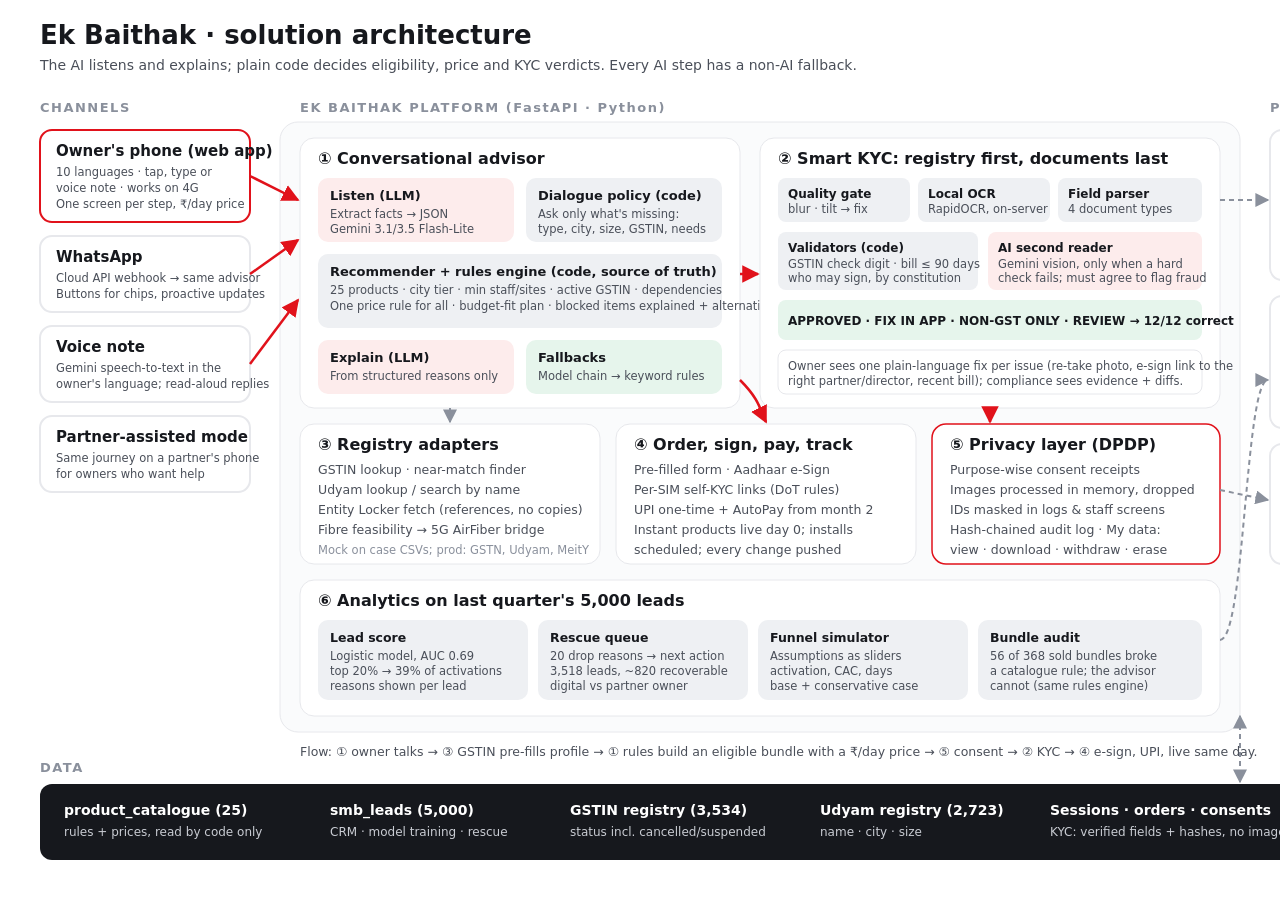
<file: docs/architecture.html>
<!doctype html>
<html><head><meta charset="utf-8"><title>Ek Baithak architecture</title>
<style>
body{margin:0;background:#fff;font-family:"Segoe UI",system-ui,sans-serif}
svg text{font-family:"Segoe UI",system-ui,sans-serif}
.t{font-size:15px;font-weight:700;fill:#16181d}.s{font-size:12.5px;fill:#4a4f59}.xs{font-size:11.5px;fill:#4a4f59}
.lane{font-size:13px;font-weight:700;letter-spacing:1.5px;fill:#8a909c}
.n{font-size:12px;font-weight:800;fill:#fff}
</style></head><body>
<svg id="arch" width="1600" height="900" viewBox="0 0 1600 900" xmlns="http://www.w3.org/2000/svg">
<defs>
  <marker id="a" viewBox="0 0 10 10" refX="9" refY="5" markerWidth="7" markerHeight="7" orient="auto-start-reverse"><path d="M0,0 L10,5 L0,10 z" fill="#8a909c"/></marker>
  <marker id="ar" viewBox="0 0 10 10" refX="9" refY="5" markerWidth="7" markerHeight="7" orient="auto-start-reverse"><path d="M0,0 L10,5 L0,10 z" fill="#e1121b"/></marker>
</defs>
<rect width="1600" height="900" fill="#fff"/>
<text x="40" y="44" style="font-size:26px;font-weight:800" fill="#16181d">Ek Baithak · solution architecture</text>
<text x="40" y="70" class="s" style="font-size:14px">The AI listens and explains; plain code decides eligibility, price and KYC verdicts. Every AI step has a non-AI fallback.</text>

<!-- lanes -->
<text x="40" y="112" class="lane">CHANNELS</text>
<text x="300" y="112" class="lane">EK BAITHAK PLATFORM (FastAPI · Python)</text>
<text x="1270" y="112" class="lane">PEOPLE &amp; BACK OFFICE</text>
<rect x="280" y="122" width="960" height="610" rx="18" fill="#fafbfc" stroke="#e7e8ec"/>

<!-- channels -->
<g>
<rect x="40" y="130" width="210" height="92" rx="12" fill="#fff" stroke="#e1121b" stroke-width="2"/>
<text x="56" y="156" class="t">Owner's phone (web app)</text><text x="56" y="176" class="xs">10 languages · tap, type or</text><text x="56" y="192" class="xs">voice note · works on 4G</text><text x="56" y="208" class="xs">One screen per step, ₹/day price</text>
<rect x="40" y="236" width="210" height="76" rx="12" fill="#fff" stroke="#e7e8ec" stroke-width="2"/>
<text x="56" y="262" class="t">WhatsApp</text><text x="56" y="282" class="xs">Cloud API webhook → same advisor</text><text x="56" y="298" class="xs">Buttons for chips, proactive updates</text>
<rect x="40" y="326" width="210" height="76" rx="12" fill="#fff" stroke="#e7e8ec" stroke-width="2"/>
<text x="56" y="352" class="t">Voice note</text><text x="56" y="372" class="xs">Gemini speech-to-text in the</text><text x="56" y="388" class="xs">owner's language; read-aloud replies</text>
<rect x="40" y="416" width="210" height="76" rx="12" fill="#fff" stroke="#e7e8ec" stroke-width="2"/>
<text x="56" y="442" class="t">Partner-assisted mode</text><text x="56" y="462" class="xs">Same journey on a partner's phone</text><text x="56" y="478" class="xs">for owners who want help</text>
</g>

<!-- advisor -->
<rect x="300" y="138" width="440" height="270" rx="14" fill="#fff" stroke="#e7e8ec"/>
<text x="318" y="164" class="t" style="font-size:16px">① Conversational advisor</text>
<rect x="318" y="178" width="196" height="64" rx="10" fill="#fdecec"/><text x="330" y="200" class="t" style="font-size:13px">Listen (LLM)</text><text x="330" y="218" class="xs">Extract facts → JSON</text><text x="330" y="233" class="xs">Gemini 3.1/3.5 Flash-Lite</text>
<rect x="526" y="178" width="196" height="64" rx="10" fill="#eef0f3"/><text x="538" y="200" class="t" style="font-size:13px">Dialogue policy (code)</text><text x="538" y="218" class="xs">Ask only what's missing:</text><text x="538" y="233" class="xs">type, city, size, GSTIN, needs</text>
<rect x="318" y="254" width="404" height="74" rx="10" fill="#eef0f3"/><text x="330" y="276" class="t" style="font-size:13px">Recommender + rules engine (code, source of truth)</text>
<text x="330" y="294" class="xs">25 products · city tier · min staff/sites · active GSTIN · dependencies</text><text x="330" y="310" class="xs">One price rule for all · budget-fit plan · blocked items explained + alternative</text>
<rect x="318" y="340" width="196" height="54" rx="10" fill="#fdecec"/><text x="330" y="362" class="t" style="font-size:13px">Explain (LLM)</text><text x="330" y="380" class="xs">From structured reasons only</text>
<rect x="526" y="340" width="196" height="54" rx="10" fill="#e6f5ec"/><text x="538" y="362" class="t" style="font-size:13px">Fallbacks</text><text x="538" y="380" class="xs">Model chain → keyword rules</text>

<!-- KYC -->
<rect x="760" y="138" width="460" height="270" rx="14" fill="#fff" stroke="#e7e8ec"/>
<text x="778" y="164" class="t" style="font-size:16px">② Smart KYC: registry first, documents last</text>
<g class="xs">
<rect x="778" y="178" width="132" height="44" rx="8" fill="#eef0f3"/><text x="788" y="198" class="t" style="font-size:12px">Quality gate</text><text x="788" y="213" class="xs">blur · tilt → fix</text>
<rect x="918" y="178" width="132" height="44" rx="8" fill="#eef0f3"/><text x="928" y="198" class="t" style="font-size:12px">Local OCR</text><text x="928" y="213" class="xs">RapidOCR, on-server</text>
<rect x="1058" y="178" width="144" height="44" rx="8" fill="#eef0f3"/><text x="1068" y="198" class="t" style="font-size:12px">Field parser</text><text x="1068" y="213" class="xs">4 document types</text>
<rect x="778" y="232" width="200" height="58" rx="8" fill="#eef0f3"/><text x="788" y="252" class="t" style="font-size:12px">Validators (code)</text><text x="788" y="268" class="xs">GSTIN check digit · bill ≤ 90 days</text><text x="788" y="282" class="xs">who may sign, by constitution</text>
<rect x="988" y="232" width="214" height="58" rx="8" fill="#fdecec"/><text x="998" y="252" class="t" style="font-size:12px">AI second reader</text><text x="998" y="268" class="xs">Gemini vision, only when a hard</text><text x="998" y="282" class="xs">check fails; must agree to flag fraud</text>
<rect x="778" y="300" width="424" height="40" rx="8" fill="#e6f5ec"/><text x="788" y="325" class="t" style="font-size:12px">APPROVED · FIX IN APP · NON-GST ONLY · REVIEW → 12/12 correct</text>
<rect x="778" y="350" width="424" height="44" rx="8" fill="#fff" stroke="#e7e8ec"/><text x="788" y="370" class="xs">Owner sees one plain-language fix per issue (re-take photo, e-sign link to the</text><text x="788" y="385" class="xs">right partner/director, recent bill); compliance sees evidence + diffs.</text>
</g>

<!-- registries -->
<rect x="300" y="424" width="300" height="140" rx="14" fill="#fff" stroke="#e7e8ec"/>
<text x="318" y="450" class="t" style="font-size:16px">③ Registry adapters</text>
<text x="318" y="474" class="s">GSTIN lookup · near-match finder</text><text x="318" y="494" class="s">Udyam lookup / search by name</text><text x="318" y="514" class="s">Entity Locker fetch (references, no copies)</text><text x="318" y="534" class="s">Fibre feasibility → 5G AirFiber bridge</text>
<text x="318" y="554" class="xs" style="fill:#8a909c">Mock on case CSVs; prod: GSTN, Udyam, MeitY</text>

<!-- orders -->
<rect x="616" y="424" width="300" height="140" rx="14" fill="#fff" stroke="#e7e8ec"/>
<text x="634" y="450" class="t" style="font-size:16px">④ Order, sign, pay, track</text>
<text x="634" y="474" class="s">Pre-filled form · Aadhaar e-Sign</text><text x="634" y="494" class="s">Per-SIM self-KYC links (DoT rules)</text><text x="634" y="514" class="s">UPI one-time + AutoPay from month 2</text><text x="634" y="534" class="s">Instant products live day 0; installs</text><text x="634" y="554" class="s">scheduled; every change pushed</text>

<!-- privacy -->
<rect x="932" y="424" width="288" height="140" rx="14" fill="#fff" stroke="#e1121b" stroke-width="1.5"/>
<text x="950" y="450" class="t" style="font-size:16px">⑤ Privacy layer (DPDP)</text>
<text x="950" y="474" class="s">Purpose-wise consent receipts</text><text x="950" y="494" class="s">Images processed in memory, dropped</text><text x="950" y="514" class="s">IDs masked in logs &amp; staff screens</text><text x="950" y="534" class="s">Hash-chained audit log · My data:</text><text x="950" y="554" class="s">view · download · withdraw · erase</text>

<!-- analytics -->
<rect x="300" y="580" width="920" height="136" rx="14" fill="#fff" stroke="#e7e8ec"/>
<text x="318" y="606" class="t" style="font-size:16px">⑥ Analytics on last quarter's 5,000 leads</text>
<rect x="318" y="620" width="210" height="80" rx="10" fill="#eef0f3"/><text x="330" y="642" class="t" style="font-size:12.5px">Lead score</text><text x="330" y="660" class="xs">Logistic model, AUC 0.69</text><text x="330" y="675" class="xs">top 20% → 39% of activations</text><text x="330" y="690" class="xs">reasons shown per lead</text>
<rect x="538" y="620" width="210" height="80" rx="10" fill="#eef0f3"/><text x="550" y="642" class="t" style="font-size:12.5px">Rescue queue</text><text x="550" y="660" class="xs">20 drop reasons → next action</text><text x="550" y="675" class="xs">3,518 leads, ~820 recoverable</text><text x="550" y="690" class="xs">digital vs partner owner</text>
<rect x="758" y="620" width="210" height="80" rx="10" fill="#eef0f3"/><text x="770" y="642" class="t" style="font-size:12.5px">Funnel simulator</text><text x="770" y="660" class="xs">Assumptions as sliders</text><text x="770" y="675" class="xs">activation, CAC, days</text><text x="770" y="690" class="xs">base + conservative case</text>
<rect x="978" y="620" width="224" height="80" rx="10" fill="#eef0f3"/><text x="990" y="642" class="t" style="font-size:12.5px">Bundle audit</text><text x="990" y="660" class="xs">56 of 368 sold bundles broke</text><text x="990" y="675" class="xs">a catalogue rule; the advisor</text><text x="990" y="690" class="xs">cannot (same rules engine)</text>

<!-- people -->
<rect x="1270" y="130" width="290" height="150" rx="12" fill="#fff" stroke="#e7e8ec" stroke-width="2"/>
<text x="1286" y="156" class="t">Control room (sales & compliance)</text>
<text x="1286" y="178" class="xs">Live journeys + chats the advisor</text><text x="1286" y="194" class="xs">couldn't close, scored and ranked</text><text x="1286" y="214" class="xs">Who to call · rescue queue · KYC</text><text x="1286" y="230" class="xs">review with evidence · simulator ·</text><text x="1286" y="246" class="xs">bundle audit · privacy log</text><text x="1286" y="266" class="xs" style="fill:#e1121b">Staff see masked identifiers only</text>
<rect x="1270" y="296" width="290" height="132" rx="12" fill="#fff" stroke="#e7e8ec" stroke-width="2"/>
<text x="1286" y="322" class="t">Channel partners &amp; field force</text>
<text x="1286" y="344" class="xs">Install &amp; assist fee on every digital</text><text x="1286" y="360" class="xs">sale in their territory (no conflict)</text><text x="1286" y="380" class="xs">Get handoffs with full chat context</text><text x="1286" y="396" class="xs">Field force → multi-site &amp; factories</text><text x="1286" y="412" class="xs">where surveys are needed</text>
<rect x="1270" y="444" width="290" height="120" rx="12" fill="#fff" stroke="#e7e8ec" stroke-width="2"/>
<text x="1286" y="470" class="t">Owner, after purchase</text>
<text x="1286" y="492" class="xs">Tracker + WhatsApp updates at each</text><text x="1286" y="508" class="xs">step → target 0 status calls</text><text x="1286" y="528" class="xs">One bill, one support number</text><text x="1286" y="548" class="xs">My data page for DPDP rights</text>

<!-- data -->
<text x="40" y="772" class="lane">DATA</text>
<g>
<rect x="40" y="784" width="1520" height="76" rx="12" fill="#16181d"/>
<text x="64" y="815" style="font-size:14px;font-weight:700" fill="#fff">product_catalogue (25)</text><text x="64" y="836" style="font-size:12px" fill="#c9ccd3">rules + prices, read by code only</text>
<text x="330" y="815" style="font-size:14px;font-weight:700" fill="#fff">smb_leads (5,000)</text><text x="330" y="836" style="font-size:12px" fill="#c9ccd3">CRM · model training · rescue</text>
<text x="570" y="815" style="font-size:14px;font-weight:700" fill="#fff">GSTIN registry (3,534)</text><text x="570" y="836" style="font-size:12px" fill="#c9ccd3">status incl. cancelled/suspended</text>
<text x="820" y="815" style="font-size:14px;font-weight:700" fill="#fff">Udyam registry (2,723)</text><text x="820" y="836" style="font-size:12px" fill="#c9ccd3">name · city · size</text>
<text x="1050" y="815" style="font-size:14px;font-weight:700" fill="#fff">Sessions · orders · consents</text><text x="1050" y="836" style="font-size:12px" fill="#c9ccd3">KYC: verified fields + hashes, no images</text>
<text x="1330" y="815" style="font-size:14px;font-weight:700" fill="#fff">Hosted in India</text><text x="1330" y="836" style="font-size:12px" fill="#c9ccd3">prod: paid, no-training AI tier</text>
</g>

<!-- arrows -->
<g stroke="#e1121b" stroke-width="2.5" fill="none">
<path d="M250 176 L298 200" marker-end="url(#ar)"/>
<path d="M250 274 L298 240" marker-end="url(#ar)"/>
<path d="M250 364 L298 300" marker-end="url(#ar)"/>
<path d="M740 274 L758 274" marker-end="url(#ar)"/>
<path d="M990 408 L990 422" marker-end="url(#ar)"/>
<path d="M740 380 C760 400 760 410 766 422" marker-end="url(#ar)"/>
</g>
<g stroke="#8a909c" stroke-width="2" fill="none" stroke-dasharray="5 4">
<path d="M450 408 L450 422" marker-end="url(#a)"/>
<path d="M1220 200 L1268 200" marker-end="url(#a)"/>
<path d="M1220 490 L1268 500" marker-end="url(#a)"/>
<path d="M1220 640 C1245 640 1245 380 1268 380" marker-end="url(#a)"/>
<path d="M1240 716 L1240 782" marker-end="url(#a)" marker-start="url(#a)"/>
</g>
<g>

<text x="300" y="756" class="xs" style="font-size:12.5px">Flow: ① owner talks → ③ GSTIN pre-fills profile → ① rules build an eligible bundle with a ₹/day price → ⑤ consent → ② KYC → ④ e-sign, UPI, live same day.</text>
</g>
</svg>
</body></html>
</file>
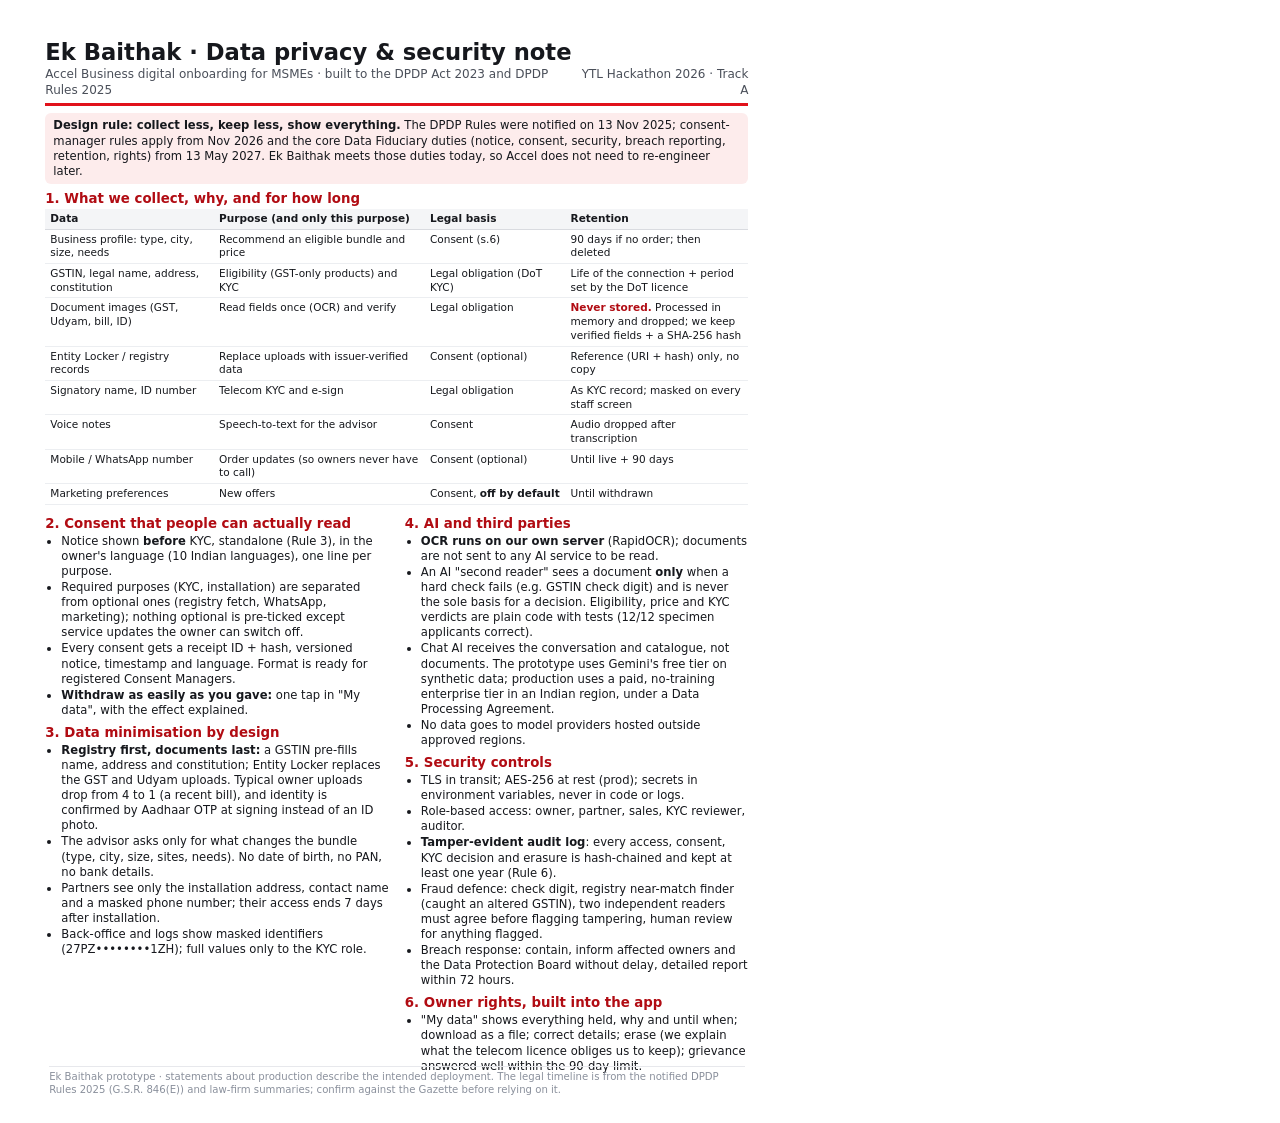
<file: docs/privacy_note.html>
<!doctype html>
<html><head><meta charset="utf-8"><title>Ek Baithak · Privacy and security note</title>
<style>
@page { size: A4; margin: 0; }
body { margin: 0; font-family: "Segoe UI", system-ui, sans-serif; color: #16181d; font-size: 8.7pt; line-height: 1.3; }
.page { width: 210mm; height: 297mm; padding: 10mm 12mm 8mm; box-sizing: border-box; position: relative; }
.top { border-bottom: 3px solid #e1121b; padding-bottom: 5px; margin-bottom: 7px; display: flex; justify-content: space-between; align-items: end; }
h1 { font-size: 17pt; margin: 0; } .sub { color: #4a4f59; font-size: 9pt; }
h2 { font-size: 10pt; margin: 6px 0 2px; color: #b10c13; }
p { margin: 2px 0 4px; }
table { width: 100%; border-collapse: collapse; font-size: 7.9pt; margin: 2px 0 4px; }
th { text-align: left; background: #f4f5f7; padding: 3px 5px; border-bottom: 1px solid #d9dbe0; }
td { padding: 3px 5px; border-bottom: 1px solid #eceef1; vertical-align: top; }
ul { margin: 2px 0 4px 16px; padding: 0; } li { margin: 1px 0; }
.cols { display: grid; grid-template-columns: 1fr 1fr; gap: 0 16px; }
.box { background: #fdecec; border-radius: 6px; padding: 5px 8px; margin: 4px 0; }
.foot { position: absolute; bottom: 7mm; left: 13mm; right: 13mm; font-size: 7.6pt; color: #8a909c; border-top: 1px solid #e7e8ec; padding-top: 3px; }
b.r { color: #b10c13; }
</style></head><body><div class="page">
<div class="top"><div><h1>Ek Baithak · Data privacy &amp; security note</h1>
<div class="sub">Accel Business digital onboarding for MSMEs · built to the DPDP Act 2023 and DPDP Rules 2025</div></div>
<div class="sub" style="text-align:right">YTL Hackathon 2026 · Track A</div></div>

<div class="box"><b>Design rule: collect less, keep less, show everything.</b> The DPDP Rules were notified on 13 Nov 2025; consent-manager rules apply from Nov 2026 and the core
Data Fiduciary duties (notice, consent, security, breach reporting, retention, rights) from 13 May 2027. Ek Baithak meets those duties today, so Accel does not need to re-engineer later.</div>

<h2>1. What we collect, why, and for how long</h2>
<table><tr><th style="width:24%">Data</th><th style="width:30%">Purpose (and only this purpose)</th><th style="width:20%">Legal basis</th><th>Retention</th></tr>
<tr><td>Business profile: type, city, size, needs</td><td>Recommend an eligible bundle and price</td><td>Consent (s.6)</td><td>90 days if no order; then deleted</td></tr>
<tr><td>GSTIN, legal name, address, constitution</td><td>Eligibility (GST-only products) and KYC</td><td>Legal obligation (DoT KYC)</td><td>Life of the connection + period set by the DoT licence</td></tr>
<tr><td>Document images (GST, Udyam, bill, ID)</td><td>Read fields once (OCR) and verify</td><td>Legal obligation</td><td><b class="r">Never stored.</b> Processed in memory and dropped; we keep verified fields + a SHA-256 hash</td></tr>
<tr><td>Entity Locker / registry records</td><td>Replace uploads with issuer-verified data</td><td>Consent (optional)</td><td>Reference (URI + hash) only, no copy</td></tr>
<tr><td>Signatory name, ID number</td><td>Telecom KYC and e-sign</td><td>Legal obligation</td><td>As KYC record; masked on every staff screen</td></tr>
<tr><td>Voice notes</td><td>Speech-to-text for the advisor</td><td>Consent</td><td>Audio dropped after transcription</td></tr>
<tr><td>Mobile / WhatsApp number</td><td>Order updates (so owners never have to call)</td><td>Consent (optional)</td><td>Until live + 90 days</td></tr>
<tr><td>Marketing preferences</td><td>New offers</td><td>Consent, <b>off by default</b></td><td>Until withdrawn</td></tr></table>

<div class="cols"><div>
<h2>2. Consent that people can actually read</h2>
<ul>
<li>Notice shown <b>before</b> KYC, standalone (Rule 3), in the owner's language (10 Indian languages), one line per purpose.</li>
<li>Required purposes (KYC, installation) are separated from optional ones (registry fetch, WhatsApp, marketing); nothing optional is pre-ticked except service updates the owner can switch off.</li>
<li>Every consent gets a receipt ID + hash, versioned notice, timestamp and language. Format is ready for registered Consent Managers.</li>
<li><b>Withdraw as easily as you gave:</b> one tap in "My data", with the effect explained.</li>
</ul>
<h2>3. Data minimisation by design</h2>
<ul>
<li><b>Registry first, documents last:</b> a GSTIN pre-fills name, address and constitution; Entity Locker replaces the GST and Udyam uploads. Typical owner uploads drop from 4 to 1 (a recent bill), and identity is confirmed by Aadhaar OTP at signing instead of an ID photo.</li>
<li>The advisor asks only for what changes the bundle (type, city, size, sites, needs). No date of birth, no PAN, no bank details.</li>
<li>Partners see only the installation address, contact name and a masked phone number; their access ends 7 days after installation.</li>
<li>Back-office and logs show masked identifiers (27PZ••••••••1ZH); full values only to the KYC role.</li>
</ul>
</div><div>
<h2>4. AI and third parties</h2>
<ul>
<li><b>OCR runs on our own server</b> (RapidOCR); documents are not sent to any AI service to be read.</li>
<li>An AI "second reader" sees a document <b>only</b> when a hard check fails (e.g. GSTIN check digit) and is never the sole basis for a decision. Eligibility, price and KYC verdicts are plain code with tests (12/12 specimen applicants correct).</li>
<li>Chat AI receives the conversation and catalogue, not documents. The prototype uses Gemini's free tier on synthetic data; production uses a paid, no-training enterprise tier in an Indian region, under a Data Processing Agreement.</li>
<li>No data goes to model providers hosted outside approved regions.</li>
</ul>
<h2>5. Security controls</h2>
<ul>
<li>TLS in transit; AES-256 at rest (prod); secrets in environment variables, never in code or logs.</li>
<li>Role-based access: owner, partner, sales, KYC reviewer, auditor.</li>
<li><b>Tamper-evident audit log</b>: every access, consent, KYC decision and erasure is hash-chained and kept at least one year (Rule 6).</li>
<li>Fraud defence: check digit, registry near-match finder (caught an altered GSTIN), two independent readers must agree before flagging tampering, human review for anything flagged.</li>
<li>Breach response: contain, inform affected owners and the Data Protection Board without delay, detailed report within 72 hours.</li>
</ul>
<h2>6. Owner rights, built into the app</h2>
<ul>
<li>"My data" shows everything held, why and until when; download as a file; correct details; erase (we explain what the telecom licence obliges us to keep); grievance answered well within the 90-day limit.</li>
</ul>
</div></div>
<div class="foot">Ek Baithak prototype · statements about production describe the intended deployment. The legal timeline is from the notified DPDP Rules 2025 (G.S.R. 846(E)) and law-firm summaries; confirm against the Gazette before relying on it.</div>
</div></body></html>
</file>
